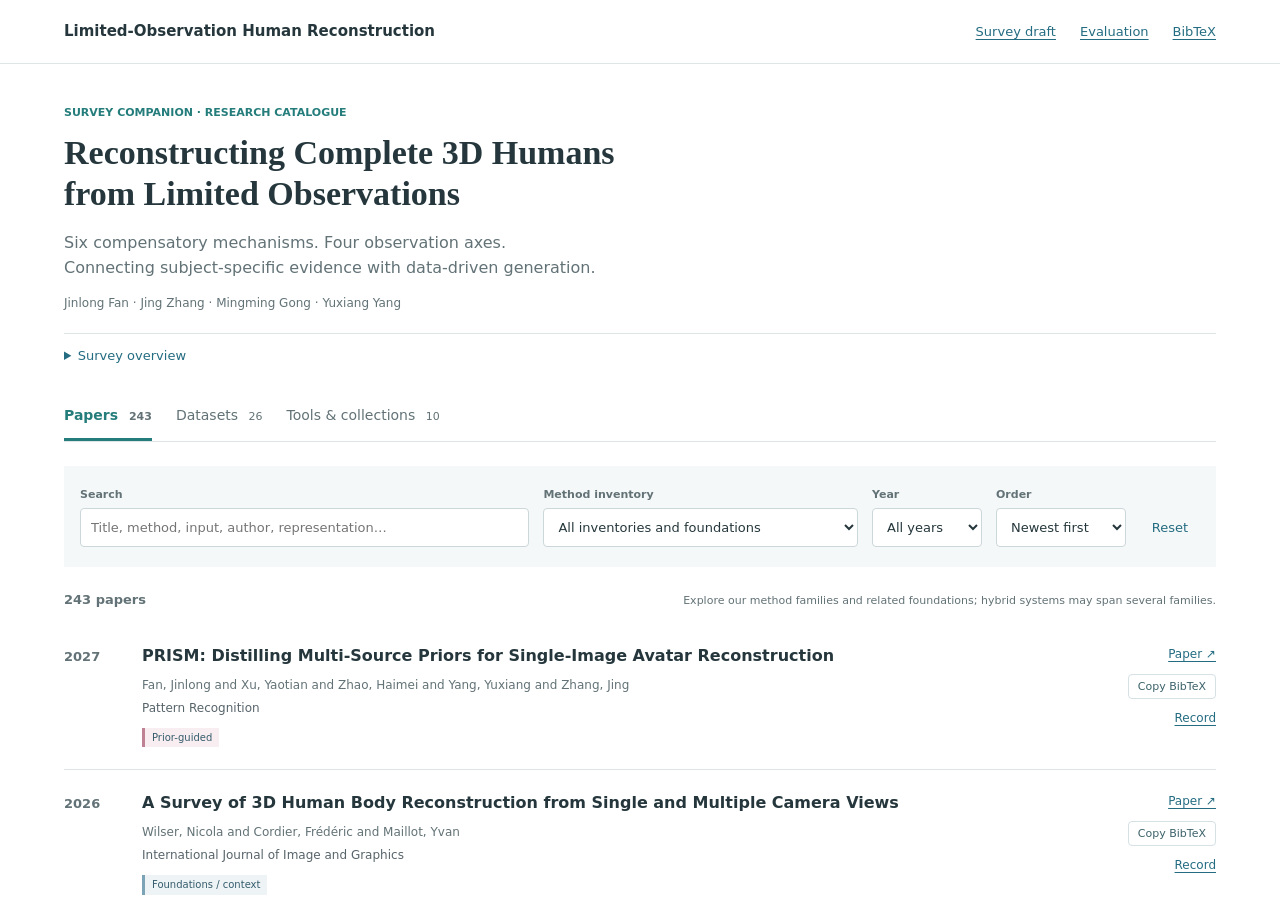
<file: index.html>
<!doctype html>
<html lang="en">
<head>
  <meta charset="utf-8">
  <meta name="viewport" content="width=device-width, initial-scale=1">
  <meta http-equiv="refresh" content="0; url=homepage/">
  <link rel="canonical" href="https://loong8888.github.io/Limited-Observation-Human-Reconstruction/homepage/">
  <title>Limited-Observation Human Reconstruction</title>
</head>
<body>
  <p><a href="homepage/">Open our literature catalogue</a></p>
</body>
</html>
</file>
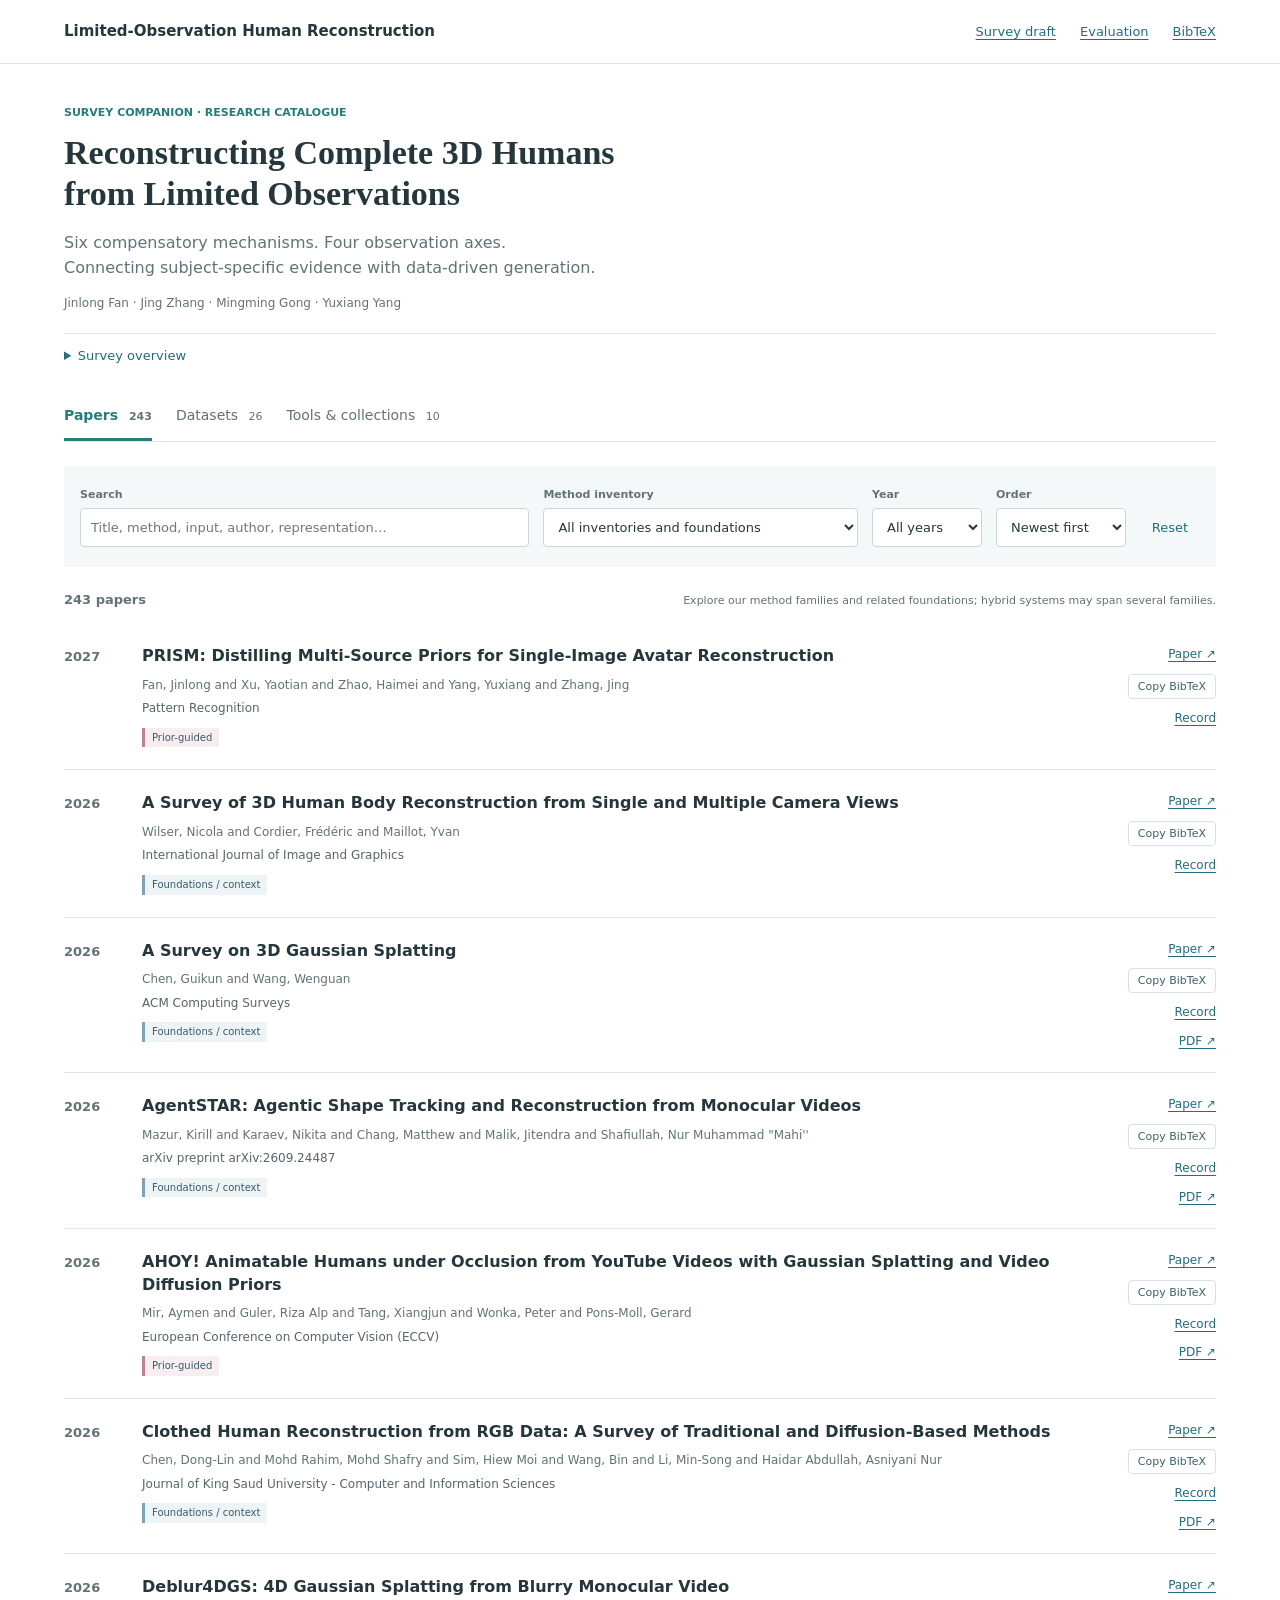
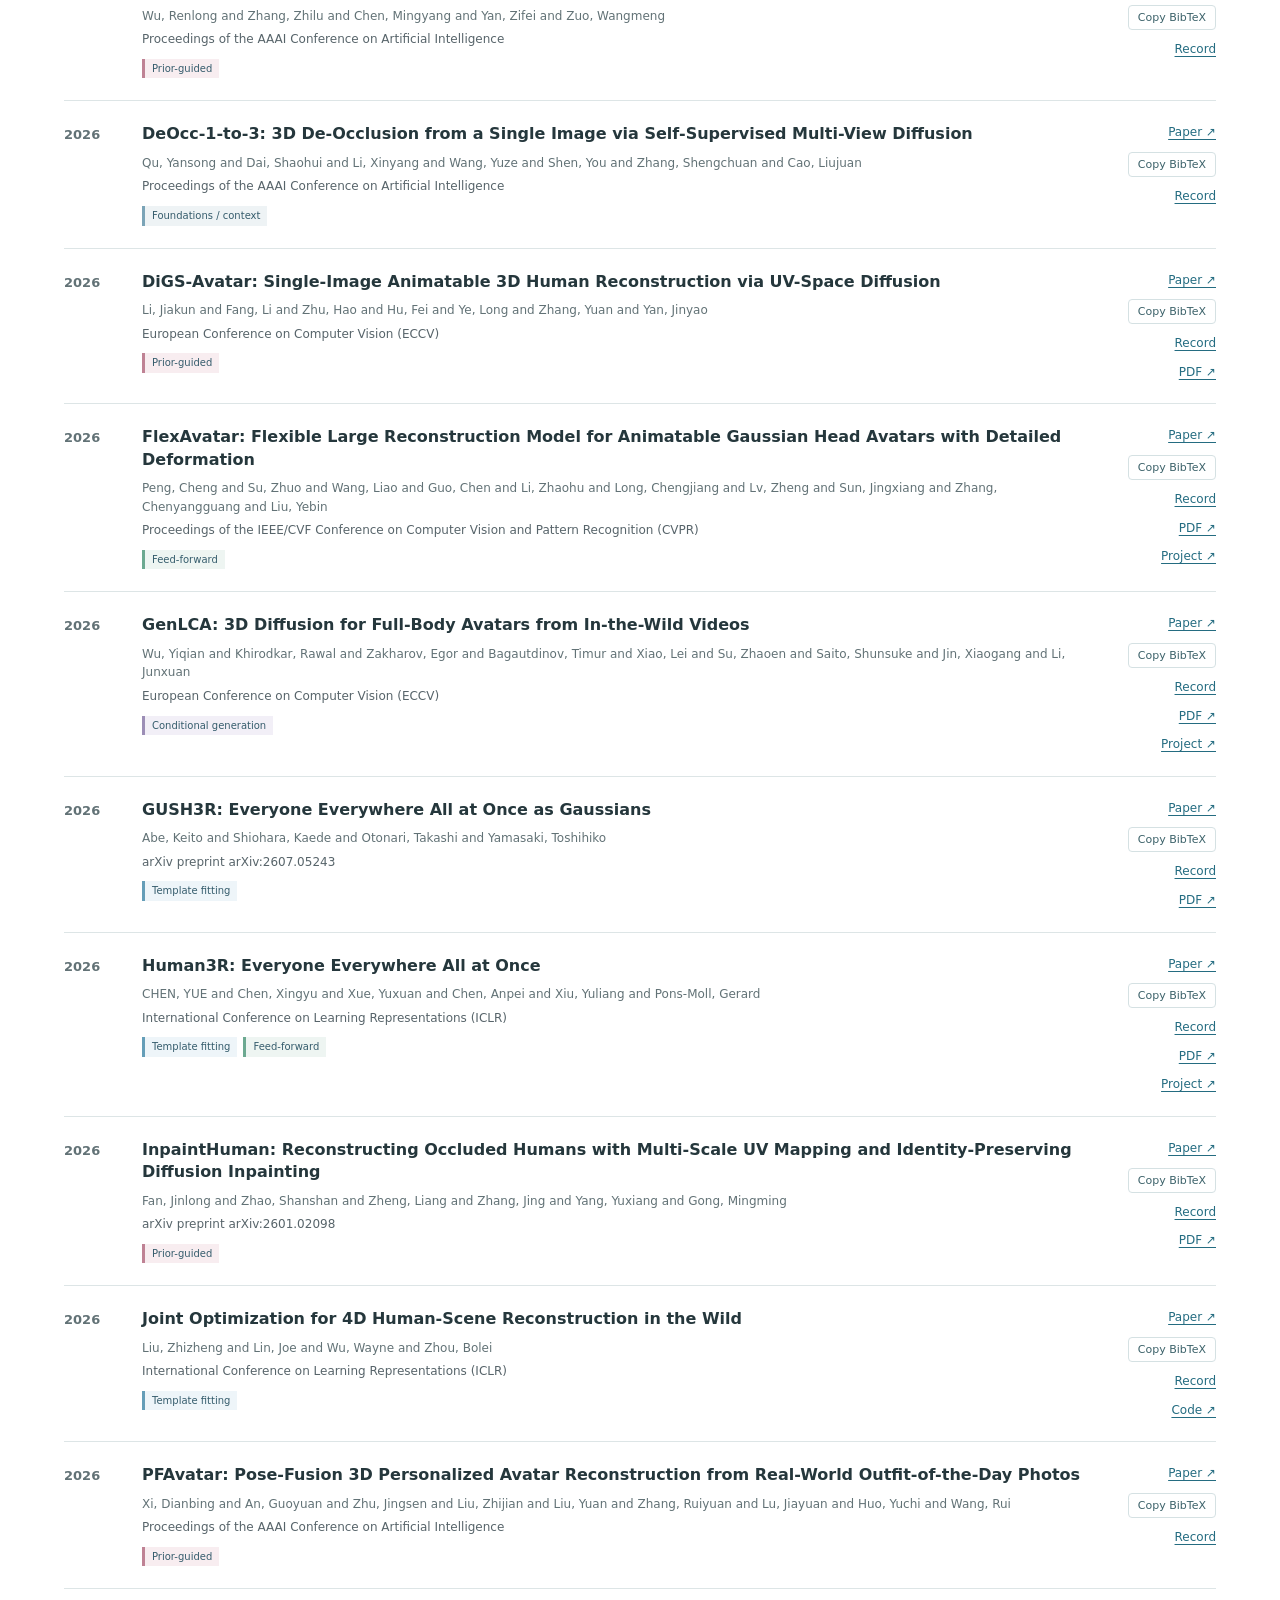
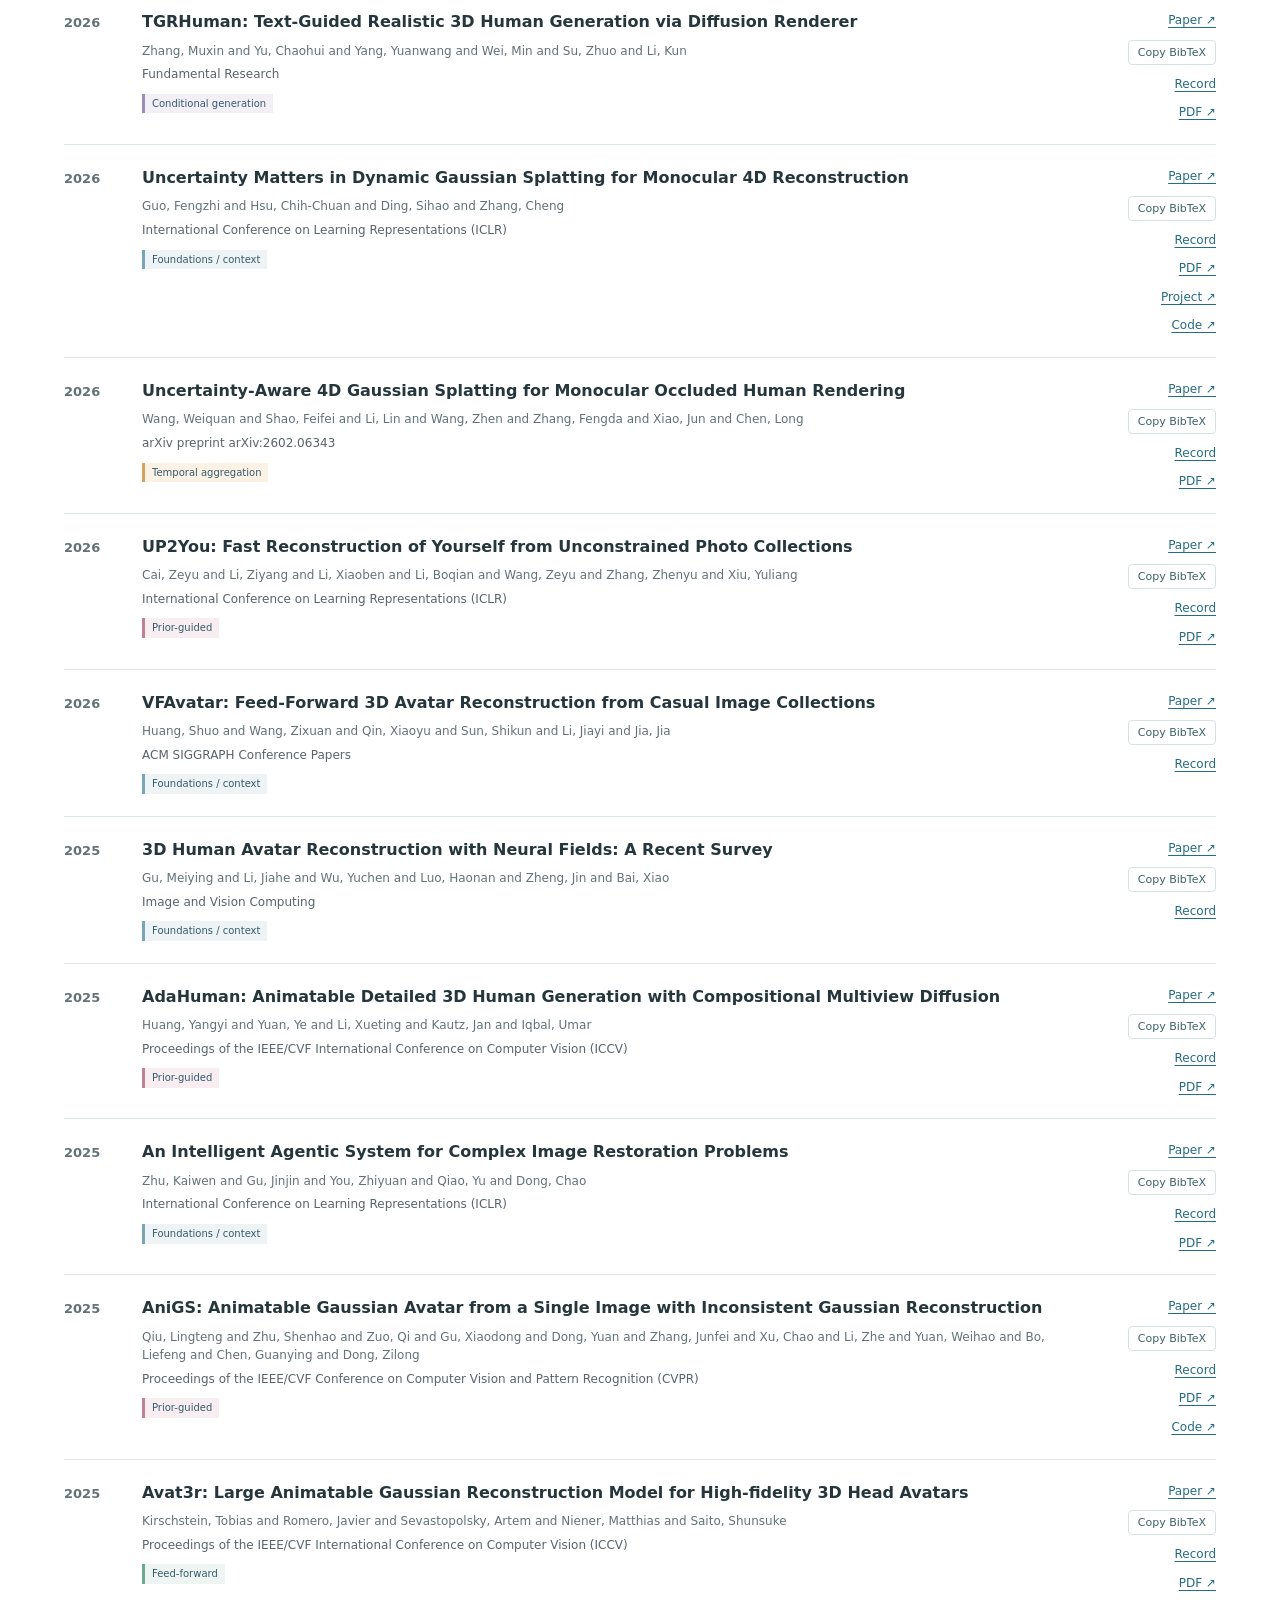
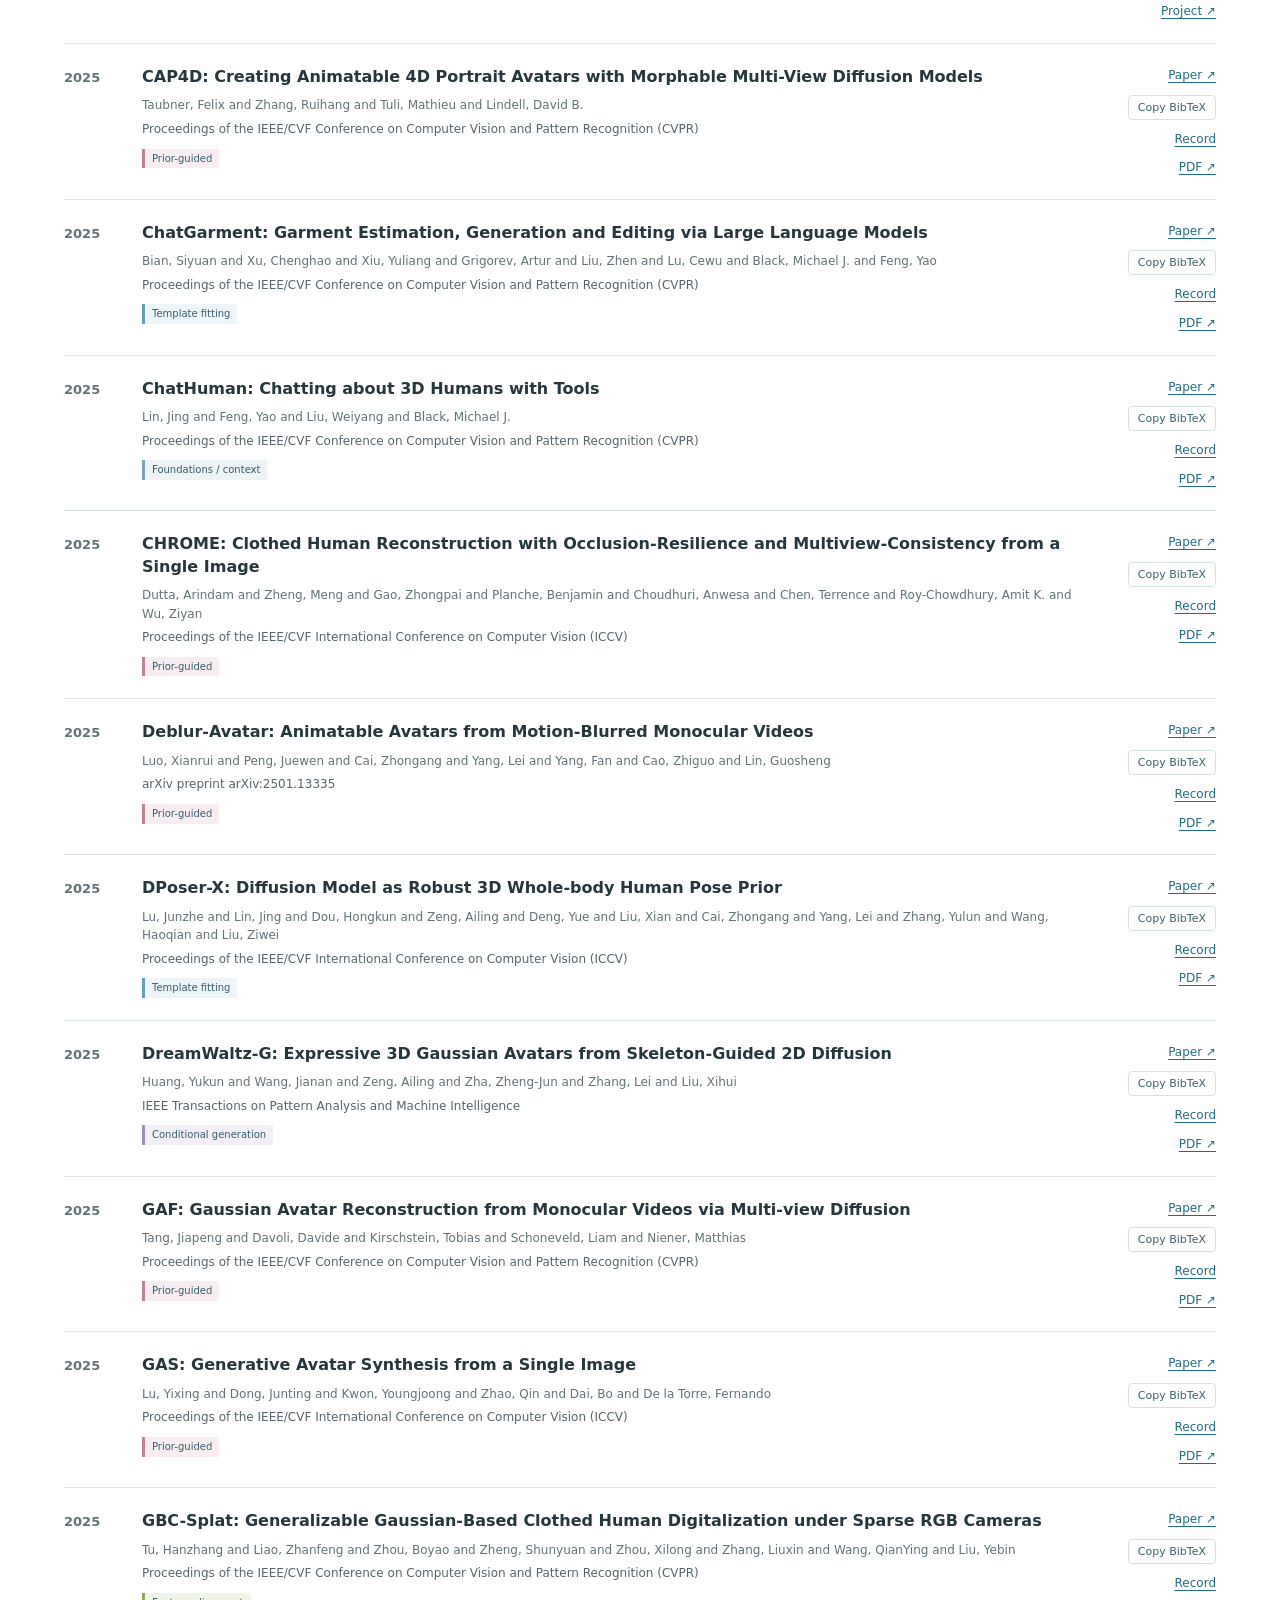
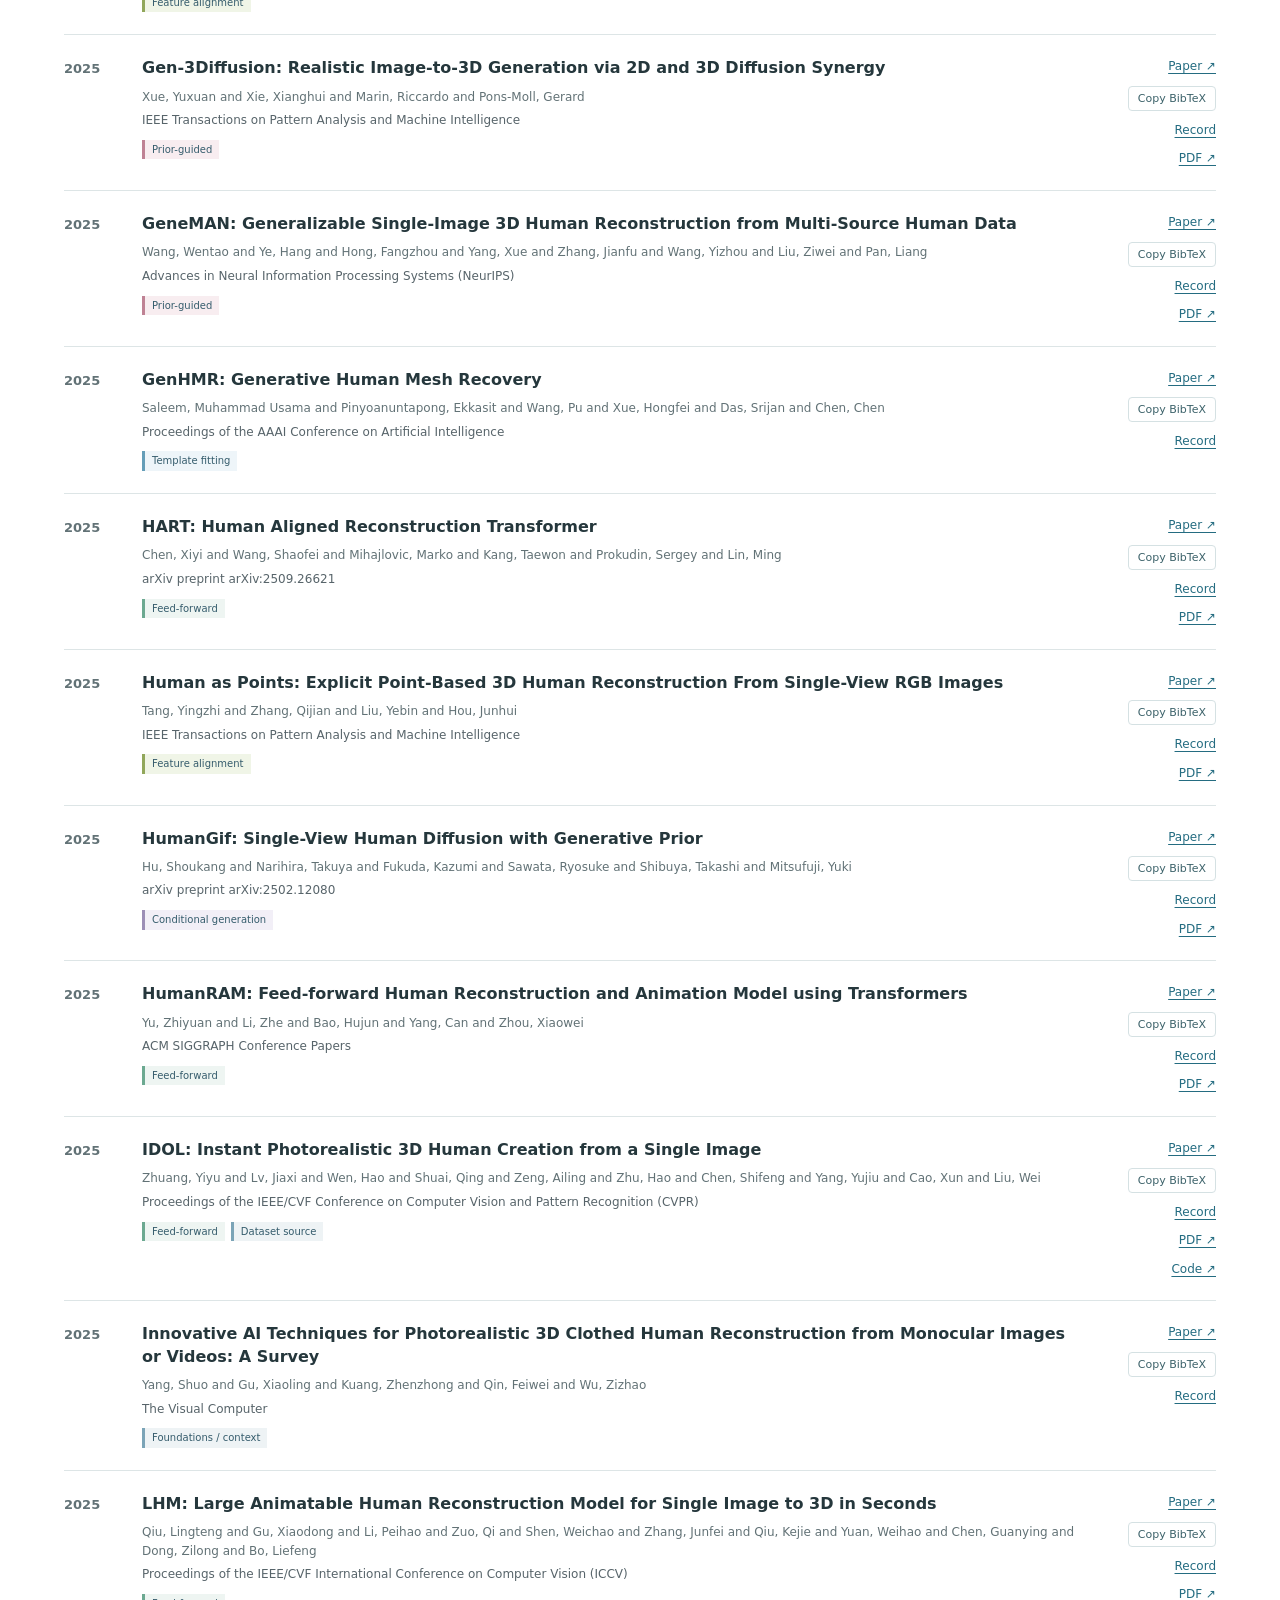
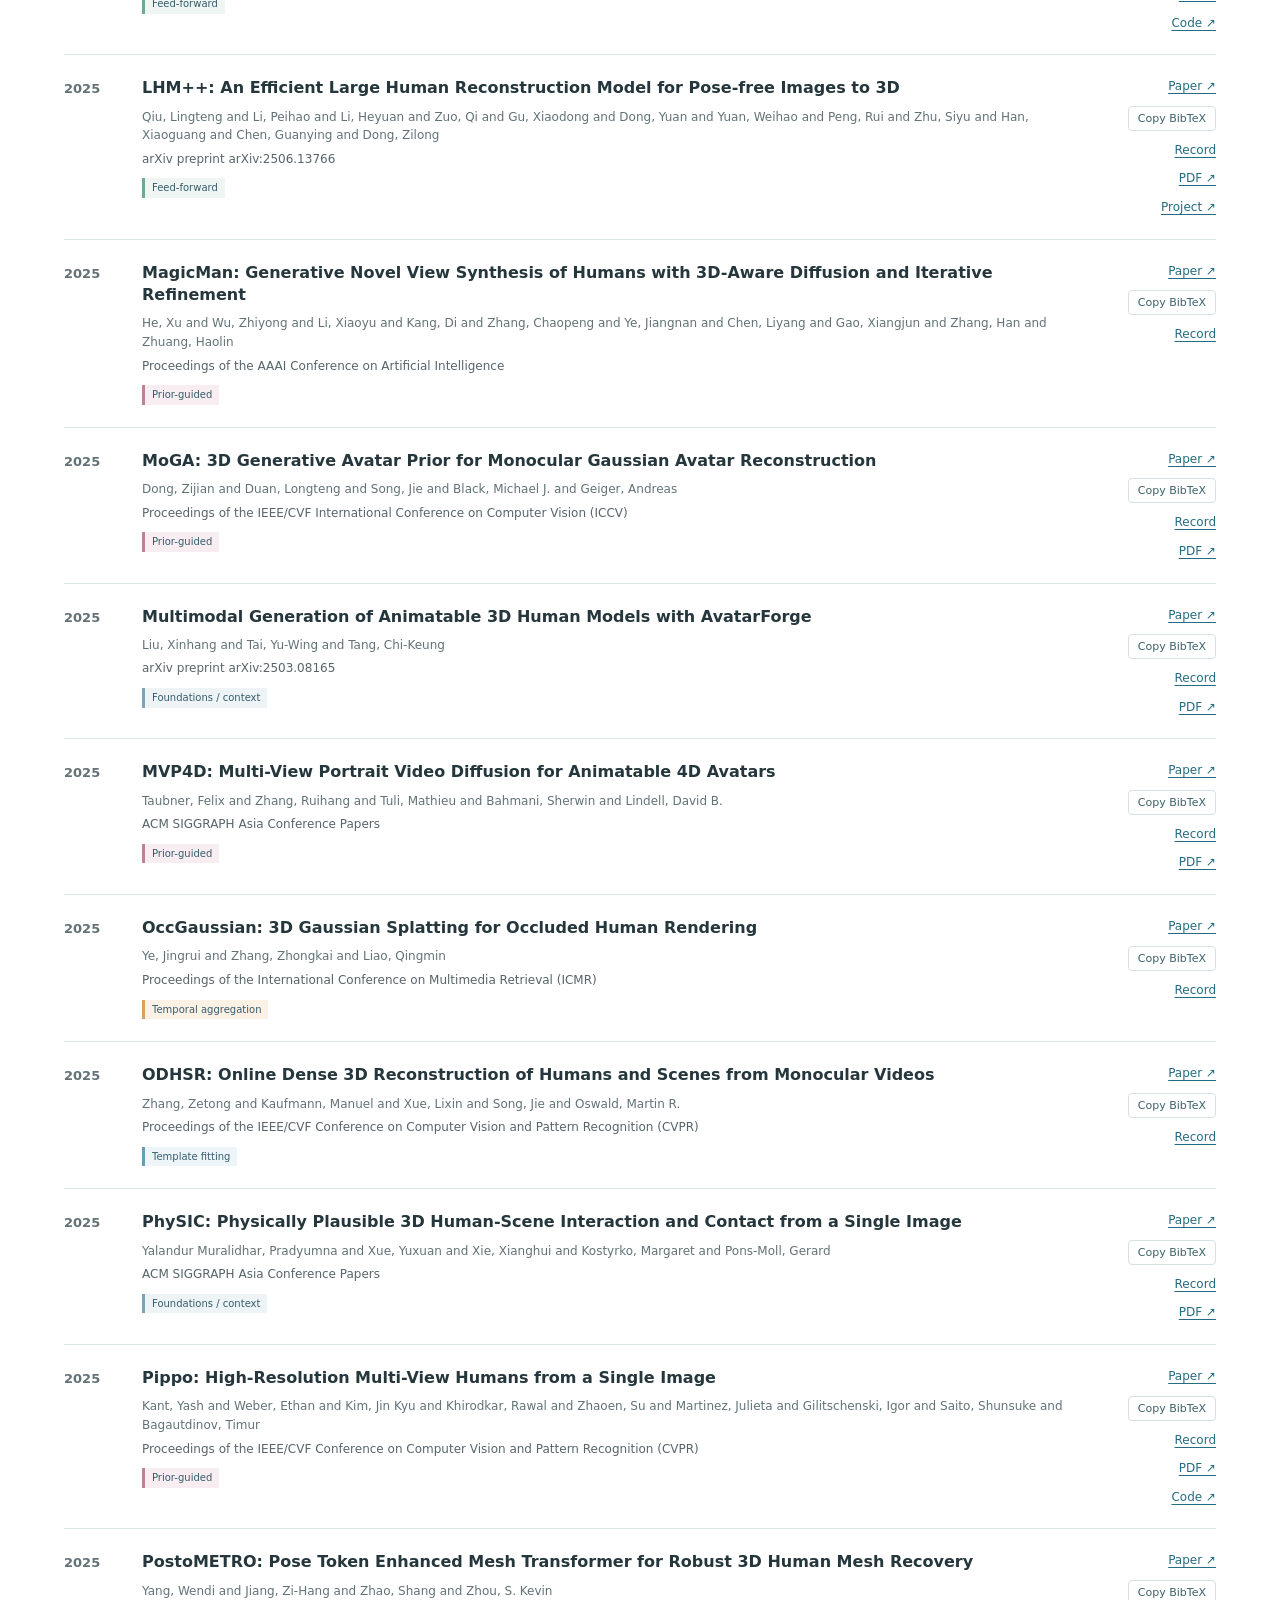
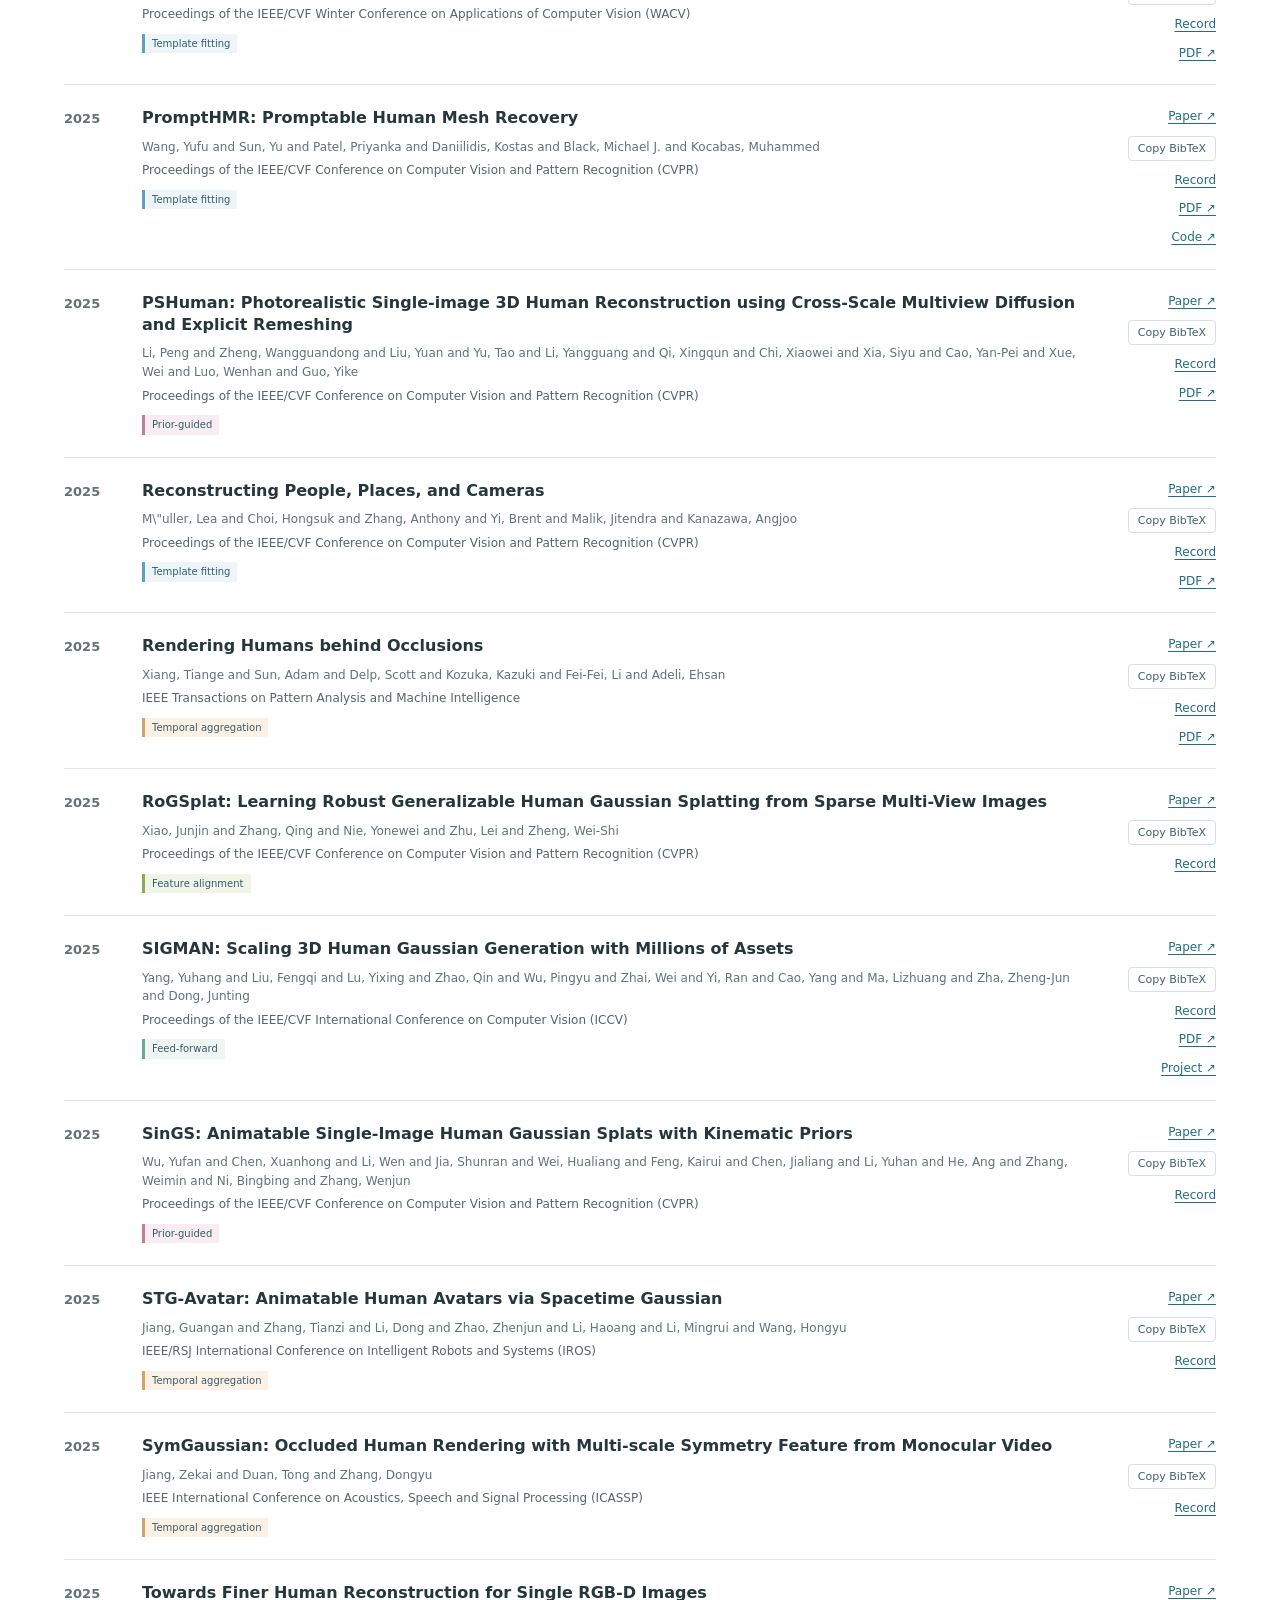
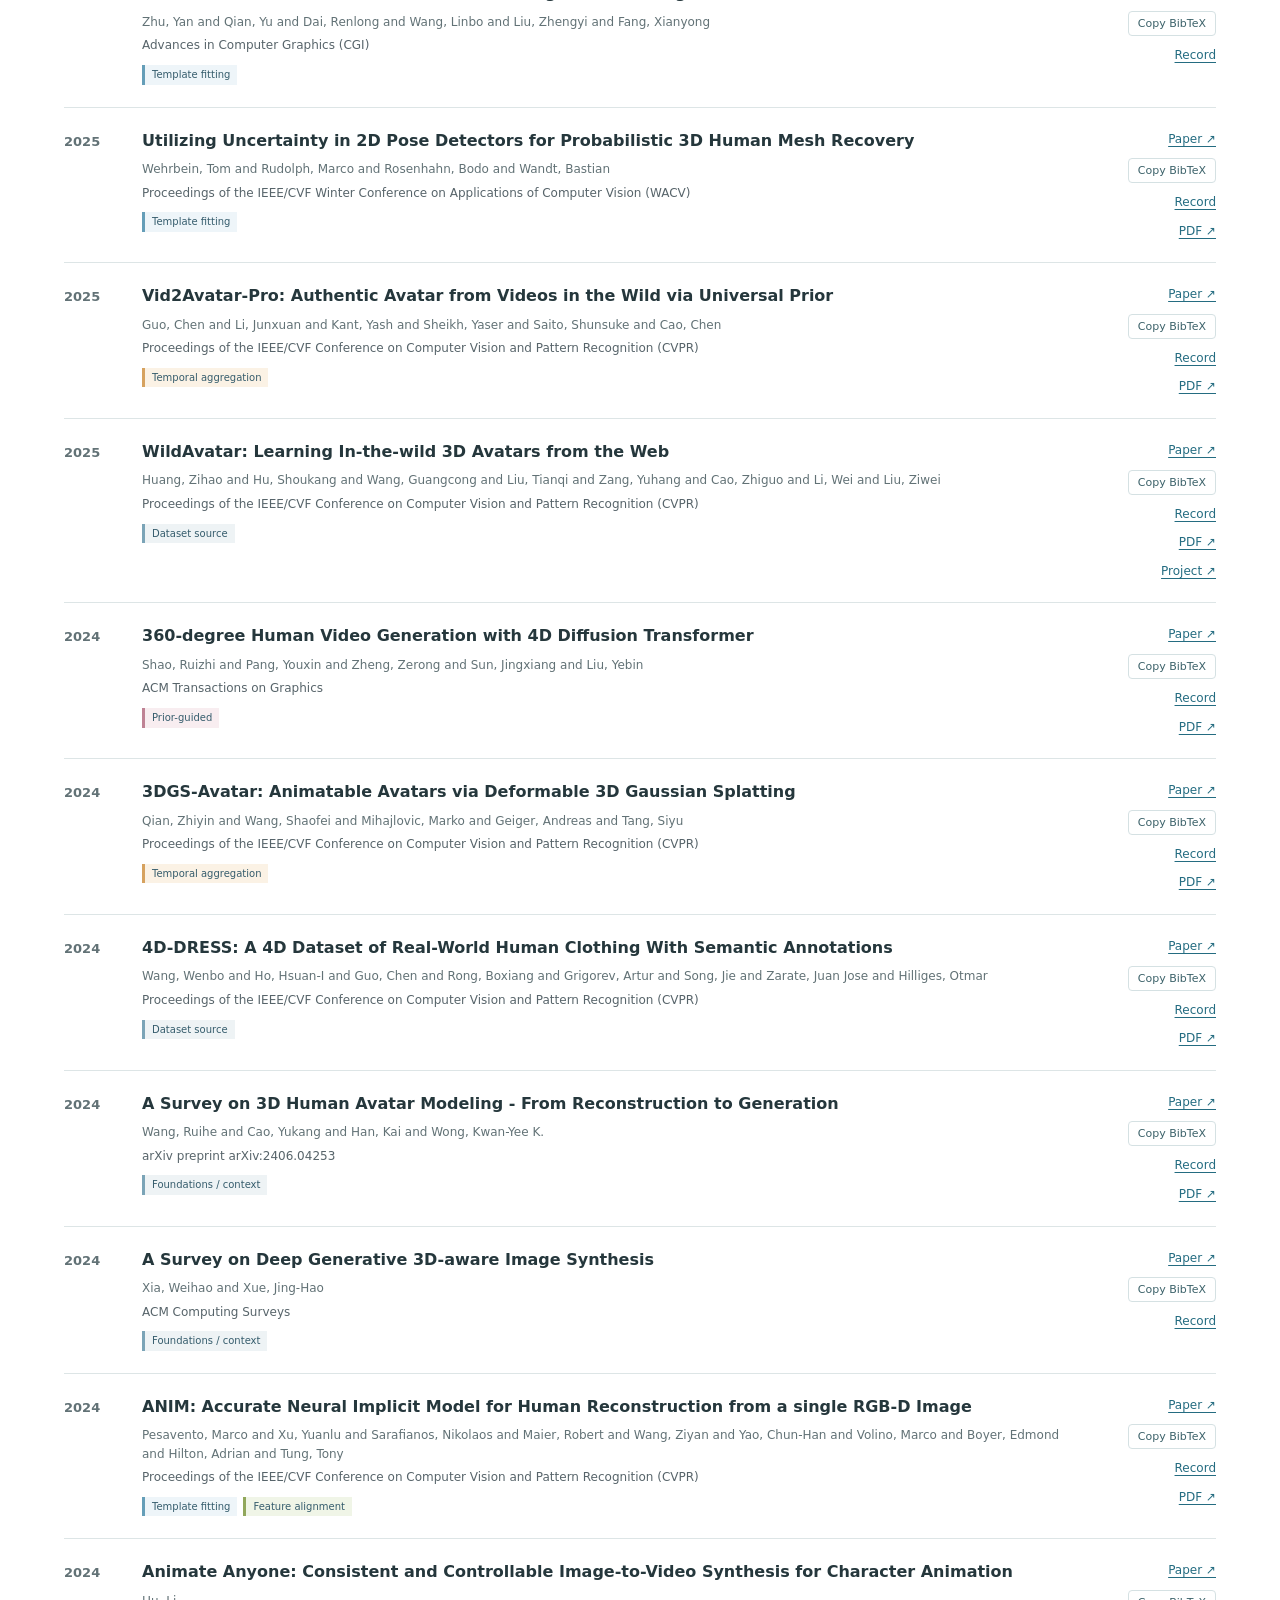
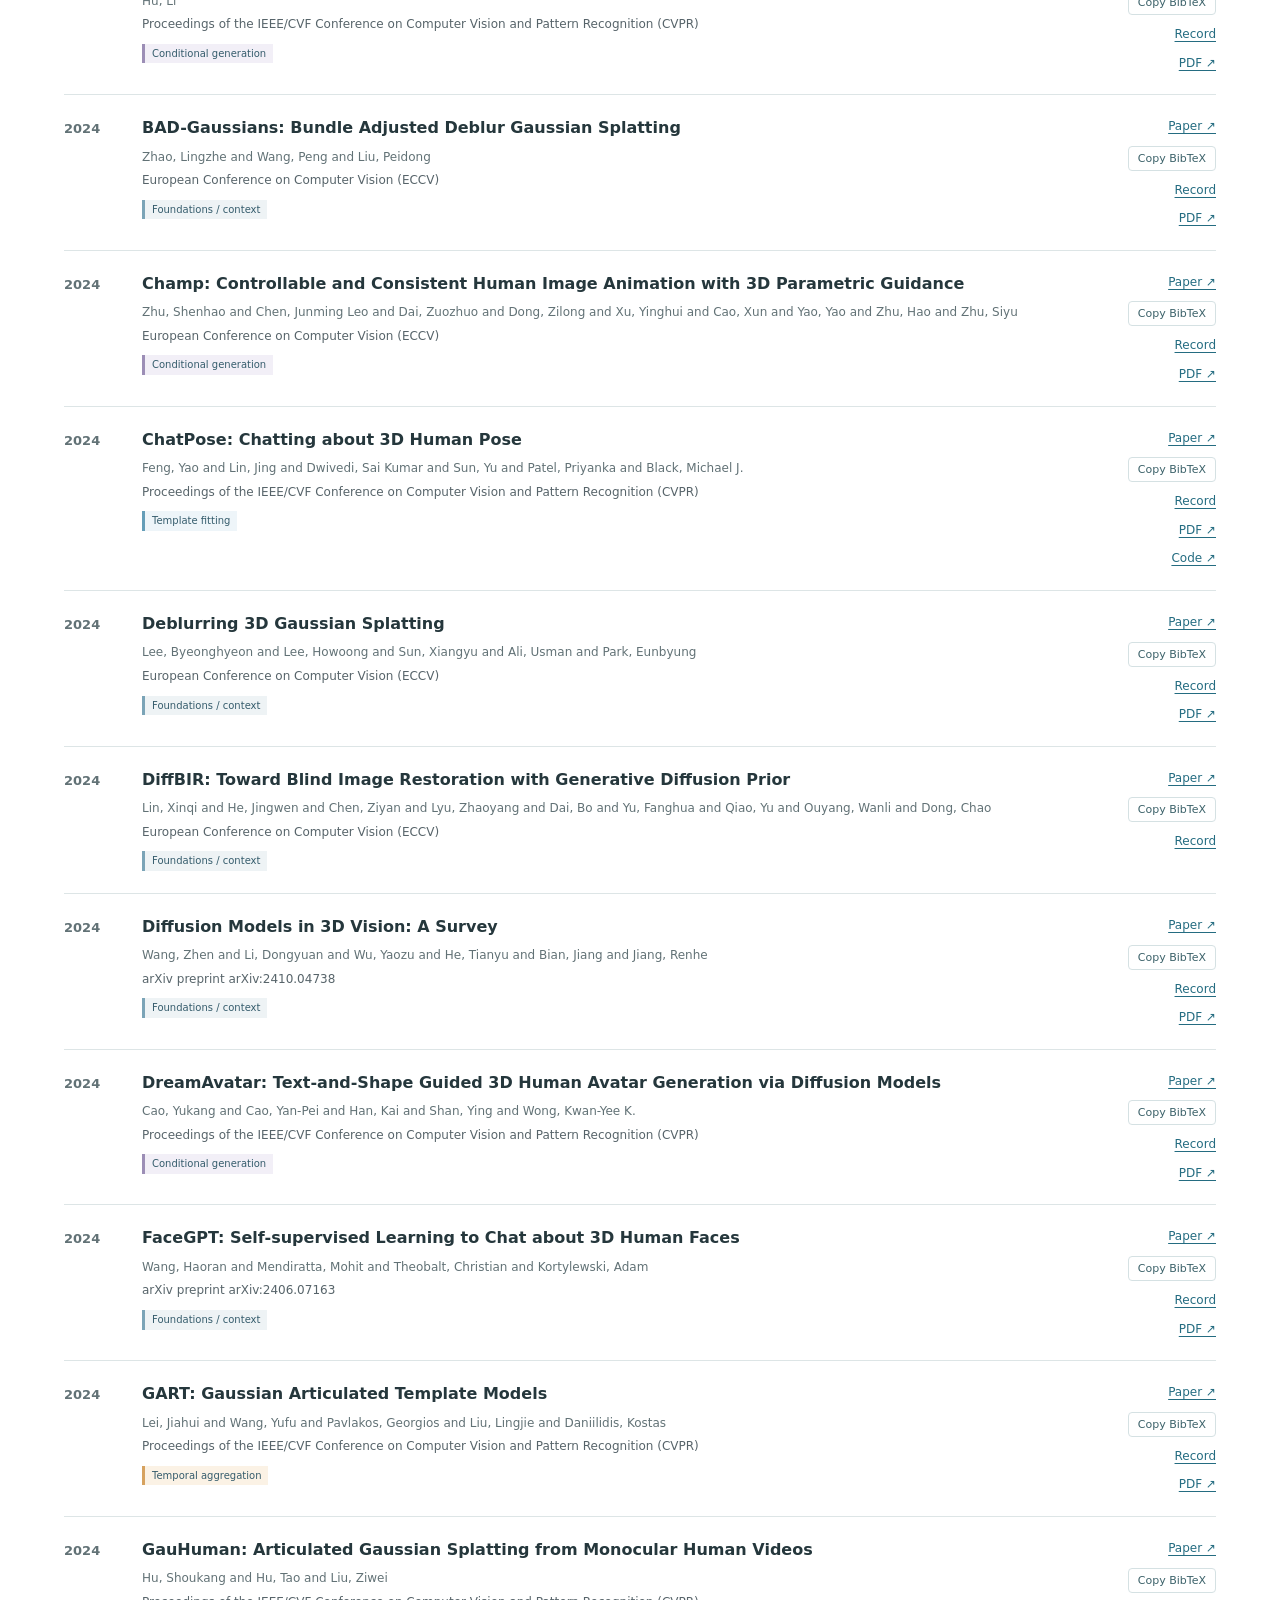
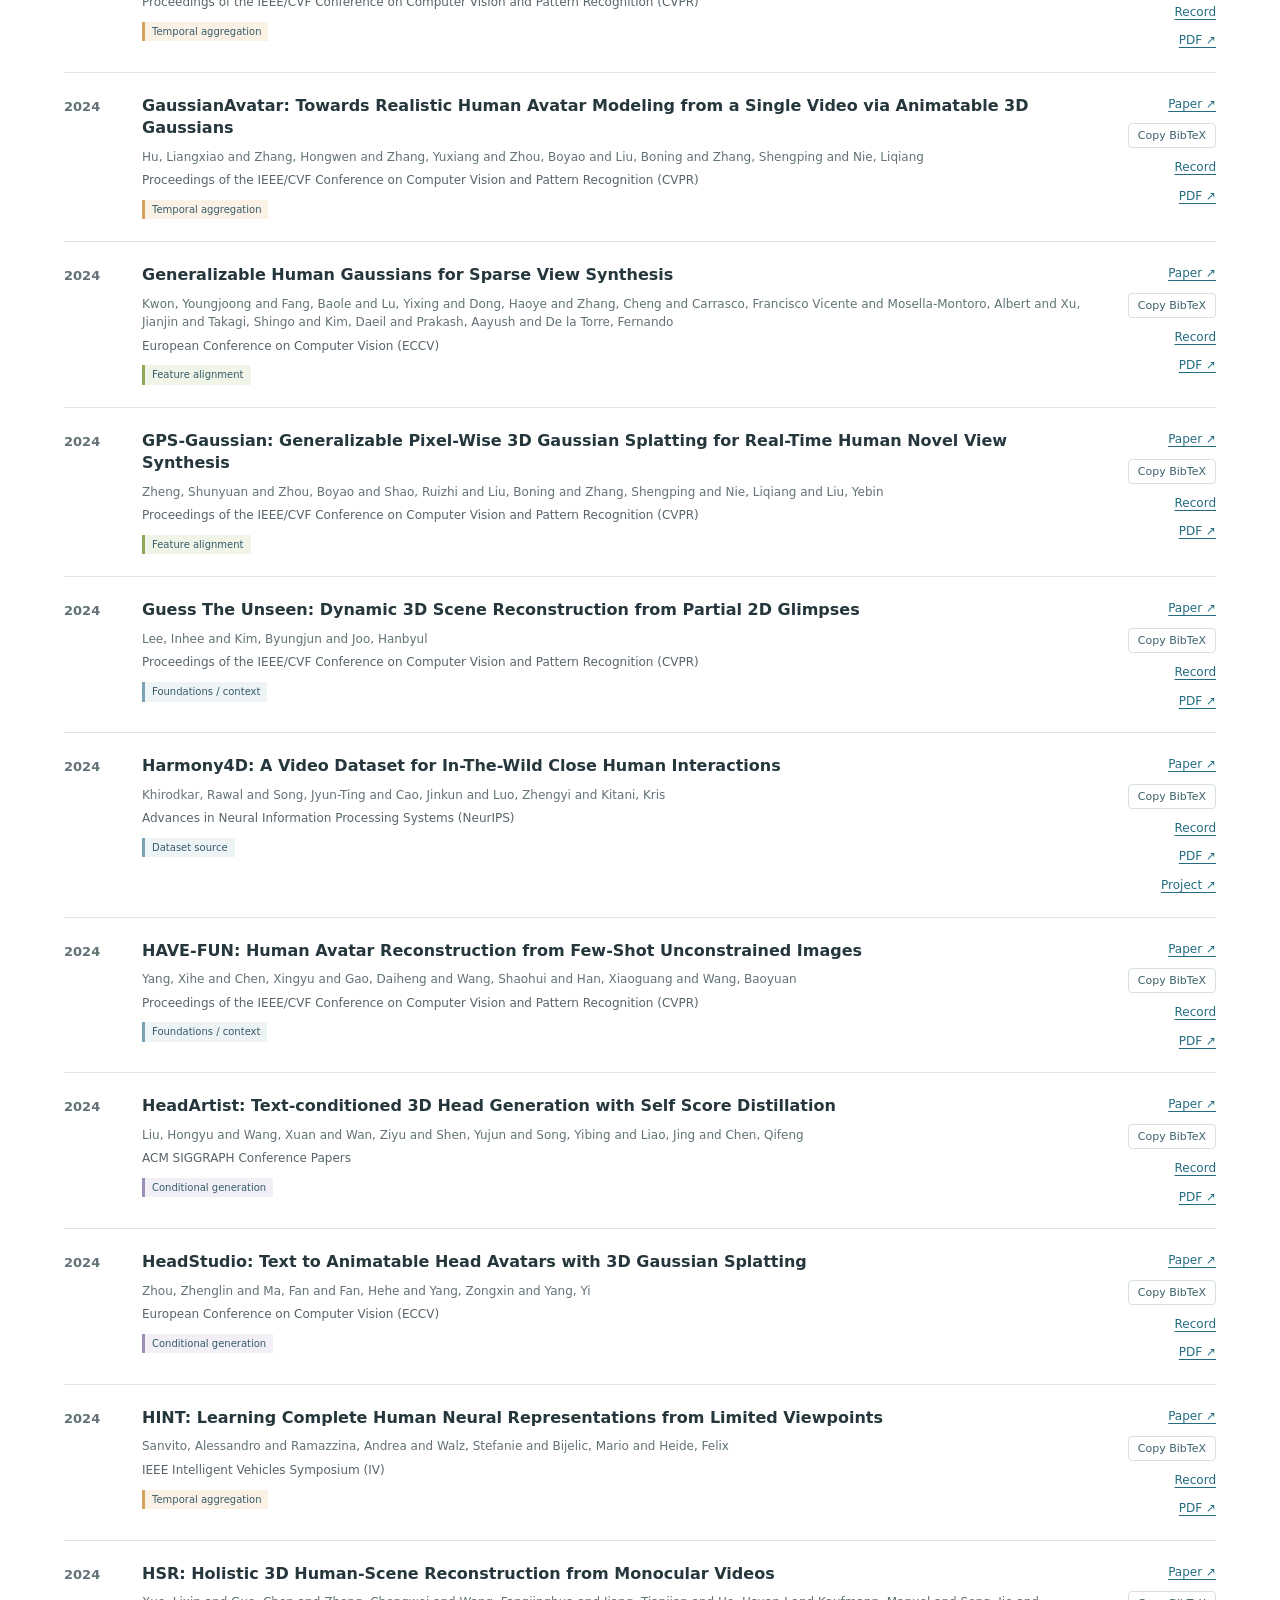
<file: homepage/index.html>
<!doctype html>
<html lang="en">
<head>
<meta charset="utf-8"><meta name="viewport" content="width=device-width,initial-scale=1">
<meta name="description" content="Research catalogue accompanying Reconstructing Complete 3D Humans from Limited Observations: A Survey.">
<title>Limited-Observation Human Reconstruction | Research Catalogue</title>
<link rel="stylesheet" href="styles.css">
<script defer src="catalogue.js"></script><script defer src="app.js"></script>
</head>
<body>
<header><a class="brand" href="../README.md">Limited-Observation Human Reconstruction</a><nav aria-label="Resources"><a href="../paper/survey-draft.pdf">Survey draft</a><a href="../resources/evaluation.md">Evaluation</a><a href="../data/references.bib">BibTeX</a></nav></header>
<main>
<section class="intro">
<div><p class="eyebrow">Survey companion · Research catalogue</p><h1>Reconstructing Complete 3D Humans<br>from Limited Observations</h1><p class="lede">Six compensatory mechanisms. Four observation axes.<br>Connecting subject-specific evidence with data-driven generation.</p><p class="authors">Jinlong Fan · Jing Zhang · Mingming Gong · Yuxiang Yang</p></div>
<details class="overview"><summary>Survey overview</summary><a href="../assets/survey-overview.pdf"><img src="../assets/survey-overview.png" alt="Overview of the six method families, composition, datasets, evaluation, and challenges"></a></details>
</section>
<div class="tabs" role="tablist" aria-label="Catalogue views"><button type="button" role="tab" aria-selected="true" id="papers-tab" aria-controls="results" data-tab="papers">Papers <span>243</span></button><button type="button" role="tab" aria-selected="false" id="datasets-tab" aria-controls="results" data-tab="datasets">Datasets <span>26</span></button><button type="button" role="tab" aria-selected="false" id="tools-tab" aria-controls="results" data-tab="tools">Tools &amp; collections <span>10</span></button></div>
<section aria-label="Catalogue filters" class="filters">
<label class="search">Search<input type="search" id="query" placeholder="Title, method, input, author, representation…" autocomplete="off"></label>
<label id="family-label">Method inventory<select id="family"><option value="">All inventories and foundations</option></select></label>
<label id="year-label">Year<select id="year"><option value="">All years</option></select></label>
<label id="sort-label">Order<select id="sort"><option value="newest">Newest first</option><option value="oldest">Oldest first</option><option value="title">Title A–Z</option></select></label>
<button type="button" id="reset">Reset</button>
</section>
<div class="status"><p id="count" aria-live="polite"></p><p id="scope">Explore the literature through our taxonomy; hybrid methods may span several families.</p></div>
<section id="results" role="tabpanel" aria-labelledby="papers-tab" tabindex="0"></section>
<noscript><p>JavaScript is disabled. Use the <a href="../resources/papers.md">complete Markdown paper index</a>.</p></noscript>
<footer><p>Companion to our survey on limited-observation human reconstruction</p><p><a href="../data/README.md">Catalogue data</a> · <a href="../CONTRIBUTING.md">Contribute</a> · <a href="../LICENSE">Rights</a> · <a href="mailto:yyx@hdu.edu.cn">Contact</a></p></footer>
</main>
</body></html>
</file>
<file: homepage/styles.css>
:root{color-scheme:light;--ink:#25373c;--muted:#627276;--line:#dde5e6;--teal:#247d7b;--paper:#fff}
*{box-sizing:border-box}body{margin:0;font:15px/1.55 system-ui,-apple-system,BlinkMacSystemFont,"Segoe UI",sans-serif;background:#fff;color:var(--ink);letter-spacing:0}a{color:#246c81;text-underline-offset:3px}a:hover{color:#184958}
header{padding:20px 5%;border-bottom:1px solid var(--line);display:flex;align-items:center;justify-content:space-between;gap:24px}.brand{font-weight:700;text-decoration:none;color:var(--ink);font-size:15px}nav{display:flex;gap:24px;flex-wrap:wrap;font-size:13px}
main{max-width:1440px;padding:0 5%;margin:auto}.intro{padding:40px 0 26px}.eyebrow{text-transform:uppercase;font-size:11px;letter-spacing:0;color:var(--teal);font-weight:700;margin:0 0 12px}h1{font:600 34px/1.2 Georgia,serif;margin:0 0 16px;max-width:900px}.lede{font-size:16px;color:var(--muted);margin:0 0 14px}.authors{font-size:12px;color:var(--muted)}
.overview{margin:20px 0 0;padding-top:12px;border-top:1px solid var(--line)}summary{cursor:pointer;color:#246c81;font-size:13px}.overview img{display:block;max-width:750px;width:100%;margin:20px auto}
.tabs{display:flex;border-bottom:1px solid var(--line);gap:24px}.tabs button{border:0;background:none;font-size:14px;padding:15px 0;color:var(--muted);border-bottom:3px solid transparent;border-radius:0;white-space:nowrap}.tabs button[aria-selected=true]{color:var(--teal);border-color:var(--teal);font-weight:650}.tabs span{font-size:11px;margin-left:6px;color:var(--muted)}
.filters{display:grid;grid-template-columns:minmax(220px,2fr) minmax(185px,1.4fr) 110px 130px 60px;align-items:end;gap:14px;background:#f5f8f8;padding:20px 16px;margin:24px 0 10px}label{font-size:11px;font-weight:650;color:var(--muted)}input,select{display:block;width:100%;height:39px;margin-top:5px;padding:8px 10px;font:13px system-ui;color:var(--ink);background:#fff;border:1px solid #cbd7d9;border-radius:4px;min-width:0}button{cursor:pointer;font:13px system-ui}#reset{height:39px;background:none;border:0;color:#246c81;padding:0 6px}input:focus,select:focus,button:focus-visible,a:focus-visible,summary:focus-visible{outline:2px solid #247d7b;outline-offset:3px}
.status{display:flex;justify-content:space-between;gap:20px;align-items:baseline;font-size:11px;color:var(--muted)}#count{font-size:13px;font-weight:600;white-space:nowrap}#scope{text-align:right;max-width:650px}
.entry{display:grid;grid-template-columns:60px minmax(0,1fr) 115px;gap:18px;padding:22px 0;border-bottom:1px solid var(--line)}.year{font-size:13px;font-weight:650;color:var(--muted);padding-top:2px}.entry h2{font-size:16px;line-height:1.4;font-weight:600;margin:0 0 8px}.entry h2 a{text-decoration:none;color:var(--ink)}.entry h2 a:hover{text-decoration:underline}.entry p{margin:5px 0}.meta{font-size:12px;color:var(--muted)}.venue{font-size:12px;color:#57646a}.badges{display:flex;flex-wrap:wrap;gap:6px;margin-top:10px}.badge{font-size:10px;padding:2px 7px;background:#eef3f5;color:#355c6c;border-left:3px solid #7ba4b7}.badge.template{background:#eef5f9;border-color:#659eb8}.badge.feature{background:#f0f5e7;border-color:#91a75b}.badge.temporal{background:#fbf2e5;border-color:#d6a25f}.badge.priorguided{background:#f8edf0;border-color:#bf8294}.badge.feedforward{background:#eef5f2;border-color:#6ca991}.badge.condgen{background:#f2eff7;border-color:#9c8eb6}.links{display:flex;flex-direction:column;gap:10px;align-items:flex-end;font-size:12px}.links button{background:transparent;border:1px solid #d5e1e3;border-radius:4px;padding:5px 9px;font-size:11px;color:#3c626a;min-width:85px}.empty{padding:50px 0;color:var(--muted)}
.dataset{padding:20px 0;border-bottom:1px solid var(--line)}.dataset h2{font-size:17px;margin:0 0 10px}.facts{display:grid;grid-template-columns:repeat(3,minmax(0,1fr));gap:12px;margin:0}.facts dt{font-size:11px;color:var(--muted);margin:0 0 4px}.facts dd{font-size:13px;margin:0;overflow-wrap:anywhere}.tool{padding:20px 0;border-bottom:1px solid var(--line)}.tool h2{font-size:17px;margin:0}.tool p{font-size:13px;margin:8px 0}.tool small{color:var(--muted)}
footer{display:flex;justify-content:space-between;flex-wrap:wrap;gap:12px;padding:28px 0;margin-top:30px;font-size:11px;color:var(--muted)}[hidden]{display:none!important}
@media(max-width:800px){header{align-items:flex-start;flex-direction:column;gap:10px}main{padding:0 20px}h1{font-size:27px}.intro{padding-top:28px}.filters{grid-template-columns:1fr 1fr}.search{grid-column:1/-1}.tabs{gap:16px;overflow:auto}.tabs button{font-size:12px}.status{display:block}#scope{text-align:left}.entry{grid-template-columns:40px minmax(0,1fr);gap:12px}.links{grid-column:2;flex-direction:row;align-items:center;flex-wrap:wrap}.entry h2{font-size:15px}.facts{grid-template-columns:1fr 1fr}.authors{line-height:1.8}}
@media(prefers-reduced-motion:no-preference){a,button{transition:color .15s}}
</file>
